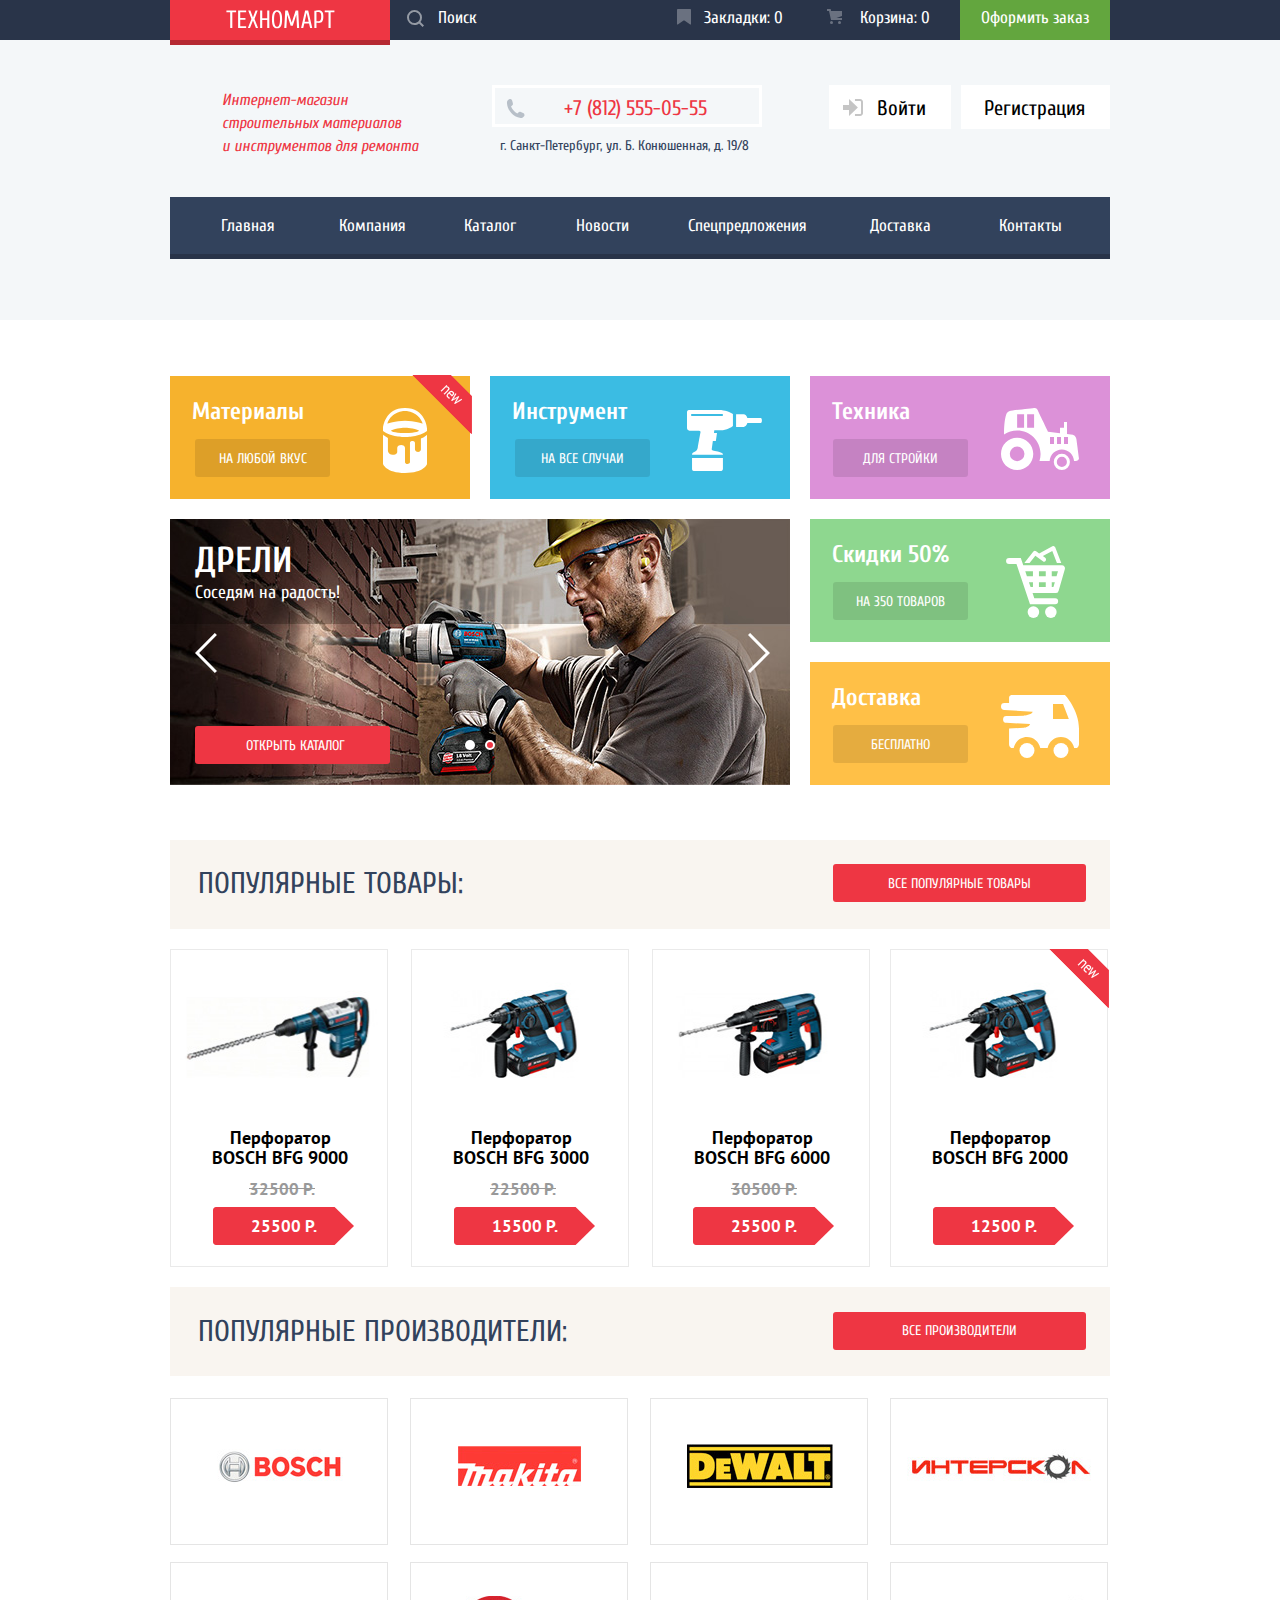
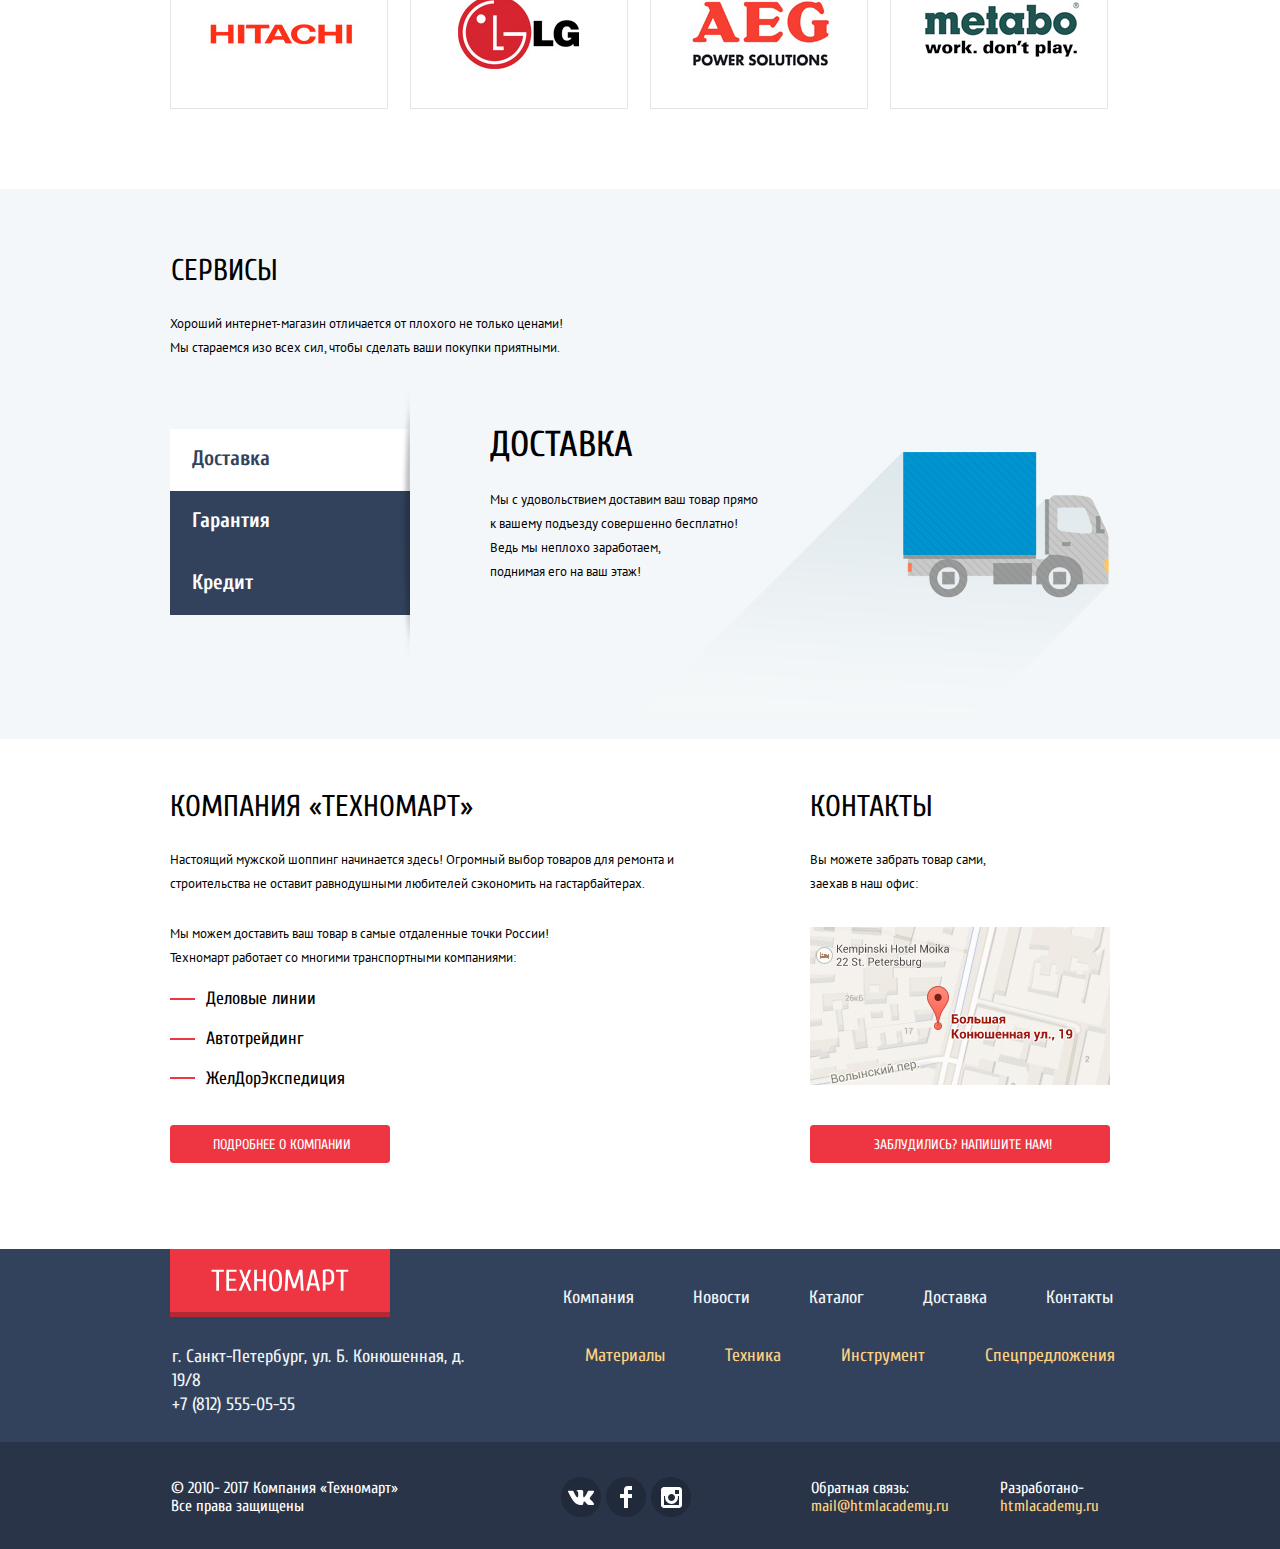
<file: index.html>
<!DOCTYPE html>
<html lang="ru">
  <head>
    <meta charset="utf-8">
    <title>HTML Academy: Техномарт</title>
    <link href="https://fonts.googleapis.com/css?family=Cuprum:400,400i,700%7CPT+Sans:400,400i,700&display=swap&subset=cyrillic" rel="stylesheet">
    <link  href="css/normalize.css" rel="stylesheet">
    <link  href="css/brief-css.css" rel="stylesheet">
  </head>
  <body class="index-page">
    <header class="main-header">
      <div class="header-top-wrapper">
        <div class="header-top container">
          <div class="logo">
            <a href="">
              <img src="img/logo-technomart.svg" alt="Логотип интернет-магазина &laquo;Техномарт&raquo;" width="109" height="19">
            </a>
          </div>
          <form class="search" action="#" method="post" autocomplete="off">
            <label class="visually-hidden" for="search">Поиск:</label>
            <input id="search" type="text" name="search" placeholder="Поиск">
          </form>
          <div class="order-registration">
            <a class="bookmarks" href="">Закладки: 0</a>
            <a class="basket" href="">Корзина: 0</a>
            <a class="order" href="">Оформить заказ</a>
          </div>
        </div>
      </div>
      <div class="header-middle container">
        <div class="technomart-definition">
        <p>
        Интернет-магазин строительных материалов<br> и инструментов для ремонта
        </p>
      </div>
      <div class="address">
          <a class="phone" href="+78125550555">+7 (812) 555-05-55</a>
          <p>г. Санкт-Петербург, ул. Б. Конюшенная, д. 19/8</p>
        </div>
        <div class="entrance">
          <a class="enter" href="">Войти</a>
          <a class="registration" href="">Регистрация</a>
        </div>
      </div>
      <div class="container">
        <nav>
          <ul class="header-navigation">
            <li><a class="current" href="index.html">Главная</a></li>
            <li><a href="">Компания</a></li>
            <li><a href="catalog.html">Каталог</a></li>
            <li><a href="">Новости</a></li>
            <li><a href="">Спецпредложения</a></li>
            <li><a href="">Доставка</a></li>
            <li><a href="">Контакты</a></li>
          </ul>
        </nav>
      </div>
    </header>
  <main>
    <h1 class="visually-hidden">Интернет-магазин &laquo;Техномарт&raquo;</h1>
    <section class="assortment container">
      <h2 class="visually-hidden">Ассортимент</h2>
      <ul class="goods-and-services">
        <li class="materials new">
          <h3>Материалы</h3>
          <a href="">На любой вкус</a>
        </li>
        <li class="instrument">
          <h3>Инструмент</h3>
          <a href="">На все случаи</a>
        </li>
        <li class="technics">
          <h3>Техника</h3>
          <a href="">Для стройки</a>
        </li>
        <li>
          <div class="drills modal-show">
            <h3>Дрели</h3>
            <span>Соседям на радость!</span>
            <a href="catalog.html">Открыть каталог</a>
          </div>
          <div class="perforators">
            <h3>Перфораторы</h3>
            <span>Настоящие мужские игрушки</span>
            <a href="catalog.html">Открыть каталог</a>
          </div>
          <button class="backward" type="button">
            <span class="visually-hidden">Назад</span>
          </button>
          <button class="forward" type="button">
            <span class="visually-hidden">Вперёд</span>
          </button>
        </li>
        <li>
          <ul class="amenities">
            <li class="discount">
              <h3>Скидки 50%</h3>
              <a href="">На 350 товаров</a>
            </li>
            <li class="delivery">
              <h3>Доставка</h3>
              <a href="">Бесплатно</a>
            </li>
          </ul>
        </li>
      </ul>
    </section>
    <section class="popular-goods container">
      <div class="popular-goods-subject">
        <h2>Популярные товары:</h2>
        <a class="all-popular-goods" href="">Все популярные товары</a>
      </div>
      <div class="popular-goods-list">
        <ul>
          <li class="hammer-drill-item">
            <div class="choice">
              <a class="buy" href="placeorder.html">Купить</a>
              <a class="bookmark" href="">В закладки</a>
            </div>
            <img class="hammer-drill-image" src="img/bosch-3.jpg" alt="Перфоратор BOSCH BFG 9000" width="216" height="170">
            <h3>Перфоратор BOSCH BFG 9000</h3>
            <div class="old-price">32500 Р.</div>
            <div class="new-price">25500 Р.</div>
          </li>
          <li class="hammer-drill-item">
            <div class="choice">
              <a class="buy" href="placeorder.html">Купить</a>
              <a class="bookmark" href="">В закладки</a>
            </div>
            <img class="hammer-drill-image" src="img/bosch-1.jpg" alt="Перфоратор BOSCH BFG 3000" width="216" height="170">
            <h3>Перфоратор BOSCH BFG 3000</h3>
            <div class="old-price">22500 Р.</div>
            <div class="new-price">15500 Р.</div>
          </li>
          <li class="hammer-drill-item">
            <div class="choice">
              <a class="buy" href="placeorder.html">Купить</a>
              <a class="bookmark" href="">В закладки</a>
            </div>
            <img class="hammer-drill-image" src="img/bosch-2.jpg" alt="Перфоратор BOSCH BFG 6000" width="216" height="170">
            <h3>Перфоратор BOSCH BFG 6000</h3>
            <div class="old-price">30500 Р.</div>
            <div class="new-price">25500 Р.</div>
          </li>
          <li class="hammer-drill-item one-price new">
            <div class="choice">
              <a class="buy" href="placeorder.html">Купить</a>
              <a class="bookmark" href="">В закладки</a>
            </div>
            <img class="hammer-drill-image" src="img/bosch-1.jpg" alt="Перфоратор BOSCH BFG 2000" width="216" height="170">
            <h3>Перфоратор BOSCH BFG 2000</h3>
            <div class="old-price">30500 Р.</div>
            <div class="new-price">12500 Р.</div>
          </li>
        </ul>
      </div>
    </section>
    <section class="popular-manufacturers container">
      <div class="popular-manufacturers-subject">
        <h2>Популярные производители:</h2>
        <a class="all-manufacturers" href="">Все производители</a>
      </div>
      <div class="popular-manufacturers-list">
        <ul>
          <li class="popular-manufacturers-item">
            <a class="bosch" href="">
              <img src="img/bosch.jpg" alt="Bosch" width="126" height="37">
            </a>
          </li>
          <li class="popular-manufacturers-item">
            <a class="makita" href="">
            <img src="img/makita.jpg" alt="Makita" width="123" height="40">
            </a>
          </li>
          <li class="popular-manufacturers-item">
            <a class="dewalt" href="">
              <img src="img/de-walt.jpg" alt="DeWalt" width="146" height="44">
            </a>
          </li>
          <li class="popular-manufacturers-item">
            <a class="interskol" href="">
              <img src="img/interskol.jpg" alt="Интерскол" width="200" height="88">
            </a>
          </li>
          <li class="popular-manufacturers-item">
            <a class="hitachi" href="">
              <img src="img/hitachi.jpg" alt="Hitachi" width="169" height="31">
            </a>
          </li>
          <li class="popular-manufacturers-item">
            <a class="lg" href="">
              <img src="img/lg.jpg" alt="LG" width="121" height="73">
            </a>
          </li>
          <li class="popular-manufacturers-item">
            <a class="aeg" href="">
              <img src="img/aeg.jpg" alt="AEG" width="151" height="96">
            </a>
          </li>
          <li class="popular-manufacturers-item">
            <a class="metabo" href="">
              <img src="img/metabo.jpg" alt="Metabo" width="204" height="69">
            </a>
          </li>
        </ul>
      </div>
    </section>
    <div class="services-wrapper">
      <section class="services container">
        <h2>Сервисы</h2>
        <p>Хороший интернет-магазин отличается от плохого не только ценами!<br>
          Мы стараемся изо всех сил, чтобы сделать ваши покупки приятными.
        </p>
        <div class="services-list-wrapper">
          <ul class="services-list">
            <li class="service-delivery service-focus" tabindex="1">Доставка</li>
            <li class="service-garanty" tabindex="1">Гарантия</li>
            <li class="service-credit" tabindex="1">Кредит</li>
          </ul>
          <ul>
            <li class="about-delivery modal-show">
              <h3>Доставка</h3>
              <p>Мы с удовольствием доставим ваш товар прямо<br>
                к вашему подъезду совершенно бесплатно!
                Ведь мы неплохо заработаем,<br>
                поднимая его на ваш этаж!</p>
            </li>
            <li class="about-garanty">
                <h3>Гарантия</h3>
                <p>Если купленный у нас товар поломается или заискрит,<br>
                а также в случае пожара, спровоцированного его возгоранием,
                вы всегда можете быть уверены в нашей гарантии. Мы обменяем
                сгоревший товар на новый.<br>
                Дом уж восстановите как-нибудь сами.</p>
            </li>
            <li class="about-credit">
              <h3>Кредит</h3>
              <p>Залезть в долговую яму стало проще!<br>
              Кредитные консультанты придут вам на помощь.</p>
              <a href="">Отправить заявку</a>
            </li>
          </ul>
        </div>
      </section>
    </div>
    <div class="index-columns container">
      <section class="about-company">
        <h2>Компания &laquo;Техномарт&raquo;</h2>
        <p>Настоящий мужской шоппинг начинается здесь! Огромный выбор товаров для ремонта и строительства не оставит равнодушными любителей сэкономить на гастарбайтерах.</p>
        <p>Мы можем доставить ваш товар в самые отдаленные точки России!<br>
          Техномарт работает со многими транспортными компаниями:</p>
        <ul class="transportation-list">
          <li>Деловые линии</li>
          <li>Автотрейдинг</li>
          <li>ЖелДорЭкспедиция</li>
        </ul>
        <a href="">Подробнее о компании</a>
      </section>
      <section class="contacts">
        <h2>Контакты</h2>
        <p>Вы можете забрать товар сами,<br>
          заехав в наш офис:</p>
        <a class="min-map" href=""><img src="img/map.jpg" alt="Карта" width="300" height="158"></a>
        <a class="write-to-us" href="writeus.html">Заблудились? Напишите нам!</a>
      </section>
    </div>
  </main>
  <footer class="main-footer">
    <div class="footer-top-wrapper">
      <div class="footer-top container">
        <div class="footer-top-left">
          <div class="logo-back">
            <a href="">
              <img src="img/logo-technomart.svg" alt="Логотип интернет-магазина &laquo;Техномарт&raquo;" width="138" height="23">
            </a>
          </div>
          <p>г. Санкт-Петербург, ул. Б. Конюшенная, д. 19/8<br>
          +7 (812) 555-05-55
          </p>
        </div>
        <nav class="footer-navigation">
          <ul class="footer-navigation-top">
            <li><a href="">Компания</a></li>
            <li><a href="">Новости</a></li>
            <li><a href="catalog.html">Каталог</a></li>
            <li><a href="">Доставка</a></li>
            <li><a href="">Контакты</a></li>
          </ul>
          <ul class="footer-navigation-bottom">
            <li><a href="">Материалы</a></li>
            <li><a href="">Техника</a></li>
            <li><a href="">Инструмент</a></li>
            <li><a href="">Спецпредложения</a></li>
          </ul>
        </nav>
      </div>
    </div>
    <div class="footer-bottom-wrapper">
      <div class="footer-bottom container">
        <p>&copy; 2010- 2017 Компания &laquo;Техномарт&raquo;<br>
        Все права защищены
        </p>
        <ul class="social-networks">
          <li>
            <a class="social-button" href="https://vk.com">
              <span class="visually-hidden">Вконтакте</span>
              <svg xmlns="http://www.w3.org/2000/svg" width="26" height="15" viewBox="0 0 26 15">
                  <path fill="#fff" d="M16.138 11.51c.956-.309 2.18 2.04 3.483 2.939.978.681 1.727.534 1.727.534l3.473-.05s1.815-.112.957-1.554c-.071-.12-.503-1.069-2.585-3.022-2.177-2.043-1.882-1.712.739-5.244 1.597-2.153 2.236-3.468 2.036-4.028-.192-.539-1.365-.399-1.365-.399L20.69.713c-.381.001-.704.119-.851.515-.003.004-.621 1.666-1.445 3.079-1.741 2.989-2.436 3.148-2.724 2.961-.661-.433-.494-1.737-.494-2.664 0-2.897.432-4.105-.846-4.417-.427-.104-.739-.172-1.828-.182-1.392-.021-2.574 0-3.244.329-.445.223-.786.712-.579.74.26.035.843.16 1.155.586.401.552.389 1.789.389 1.789s.229 3.411-.54 3.834c-.528.29-1.25-.302-2.803-3.016-.793-1.388-1.392-2.922-1.392-2.922s-.116-.285-.326-.441c-.25-.185-.6-.244-.6-.244L.848.684S.29.7.085.946c-.182.218-.015.668-.015.668s2.909 6.881 6.203 10.347c3.02 3.182 6.452 2.971 6.452 2.971h1.555s.469-.054.709-.312c.224-.24.214-.691.214-.691s-.031-2.109.935-2.419z"/>
              </svg>
            </a>
          </li>
          <li>
            <a class="social-button" href="https://facebook.com">
              <span class="visually-hidden">Фейсбук</span>
              <svg xmlns="http://www.w3.org/2000/svg" width="12" height="22" viewBox="0 0 12 22">
                  <path fill="#FFF" d="M12 4V0H8a4 4 0 0 0-4 4v4H0v4h4v10h4V12h4V8H8V4h4z"/>
              </svg>

            </a>
          </li>
          <li>
            <a class="social-button" href="https://instagram.com">
              <span class="visually-hidden">Инстаграм</span>
              <svg xmlns="http://www.w3.org/2000/svg" width="21" height="21" viewBox="0 0 21 21">
                  <path fill="#FFF" d="M18 0H3C1.35 0 0 1.35 0 3v15c0 1.65 1.35 3 3 3h15c1.65 0 3-1.35 3-3V3c0-1.65-1.35-3-3-3zm-7.5 7c1.93 0 3.5 1.57 3.5 3.5S12.43 14 10.5 14 7 12.43 7 10.5 8.57 7 10.5 7zM18 18H3V9h1.181A6.504 6.504 0 0 0 4 10.5a6.5 6.5 0 1 0 13 0 6.45 6.45 0 0 0-.181-1.5H18v9zm0-11h-4V3h4v4z"/>
              </svg>
            </a>
          </li>
        </ul>
        <p>Обратная связь:<br>
          <a class="feedback" href="mailto:mail@htmlacademy.ru">mail@htmlacademy.ru</a></p>
        <p>Разработано-<br>
          <a class="developed" href="https://htmlacademy.ru/intensive/htmlcss">htmlacademy.ru</a></p>
      </div>
    </div>
  </footer>
  <section class="modal form-back">
    <h2 class="visually-hidden">Письмо в Техномарт</h2>
    <form action="https://echo.htmlacademy.ru" method="post">
      <p class="appointment-item">
        <label for="name">Ваше имя:</label>
        <input id="name" type="text" name="firstname" placeholder="Имя Фамилия">
      </p>
      <p class="appointment-item">
        <label for="mail">Ваш e-mail:</label>
        <input id="mail" type="email" name="email" placeholder="email@example.com">
      </p>
      <p class="appointment-item">
        <label for="letter">Текст письма:</label>
        <textarea id="letter" name="text" rows="8" cols="80" placeholder="В свободной форме"></textarea>
      </p>
      <p class="form-back-submit">
        <button type="submit">Отправить</button>
      </p>
    </form>
    <button class="modal-close" type="button">
      <span class="visually-hidden">Закрыть</span>
    </button>
  </section>
  <section class="modal map">
    <h2 class="visually-hidden">Как до нас добраться</h2>
    <iframe src="https://www.google.com/maps/embed?pb=!1m18!1m12!1m3!1d1998.5989424123638!2d30.320894615618414!3d59.93879686904849!2m3!1f0!2f0!3f0!3m2!1i1024!2i768!4f13.1!3m3!1m2!1s0x4696310fca5ba729%3A0xea9c53d4493c879f!2z0JHQvtC70YzRiNCw0Y8g0JrQvtC90Y7RiNC10L3QvdCw0Y8g0YPQuy4sIDE5LCDQodCw0L3QutGCLdCf0LXRgtC10YDQsdGD0YDQsywgMTkxMTg2!5e0!3m2!1sru!2sru!4v1571913081358!5m2!1sru!2sru" width="940" height="446" style="border:0;" allowfullscreen=""></iframe>
    <button class="modal-close" type="button">
      <span class="visually-hidden">Закрыть</span>
    </button>
  </section>
  <section class="modal modal-back">
    <h2>Товар добавлен в корзину!</h2>
    <button class="modal-close" type="button">
      <span class="visually-hidden">Закрыть</span>
    </button>
    <div class="modal-back-bottom">
      <a class="make-order" href="#">Оформить заказ</a>
      <button class="white-button" type="button">Продолжить покупки</button>
    </div>
  </section>
  <script src="js/brief-script.js"></script>
</body>
</html>
</file>
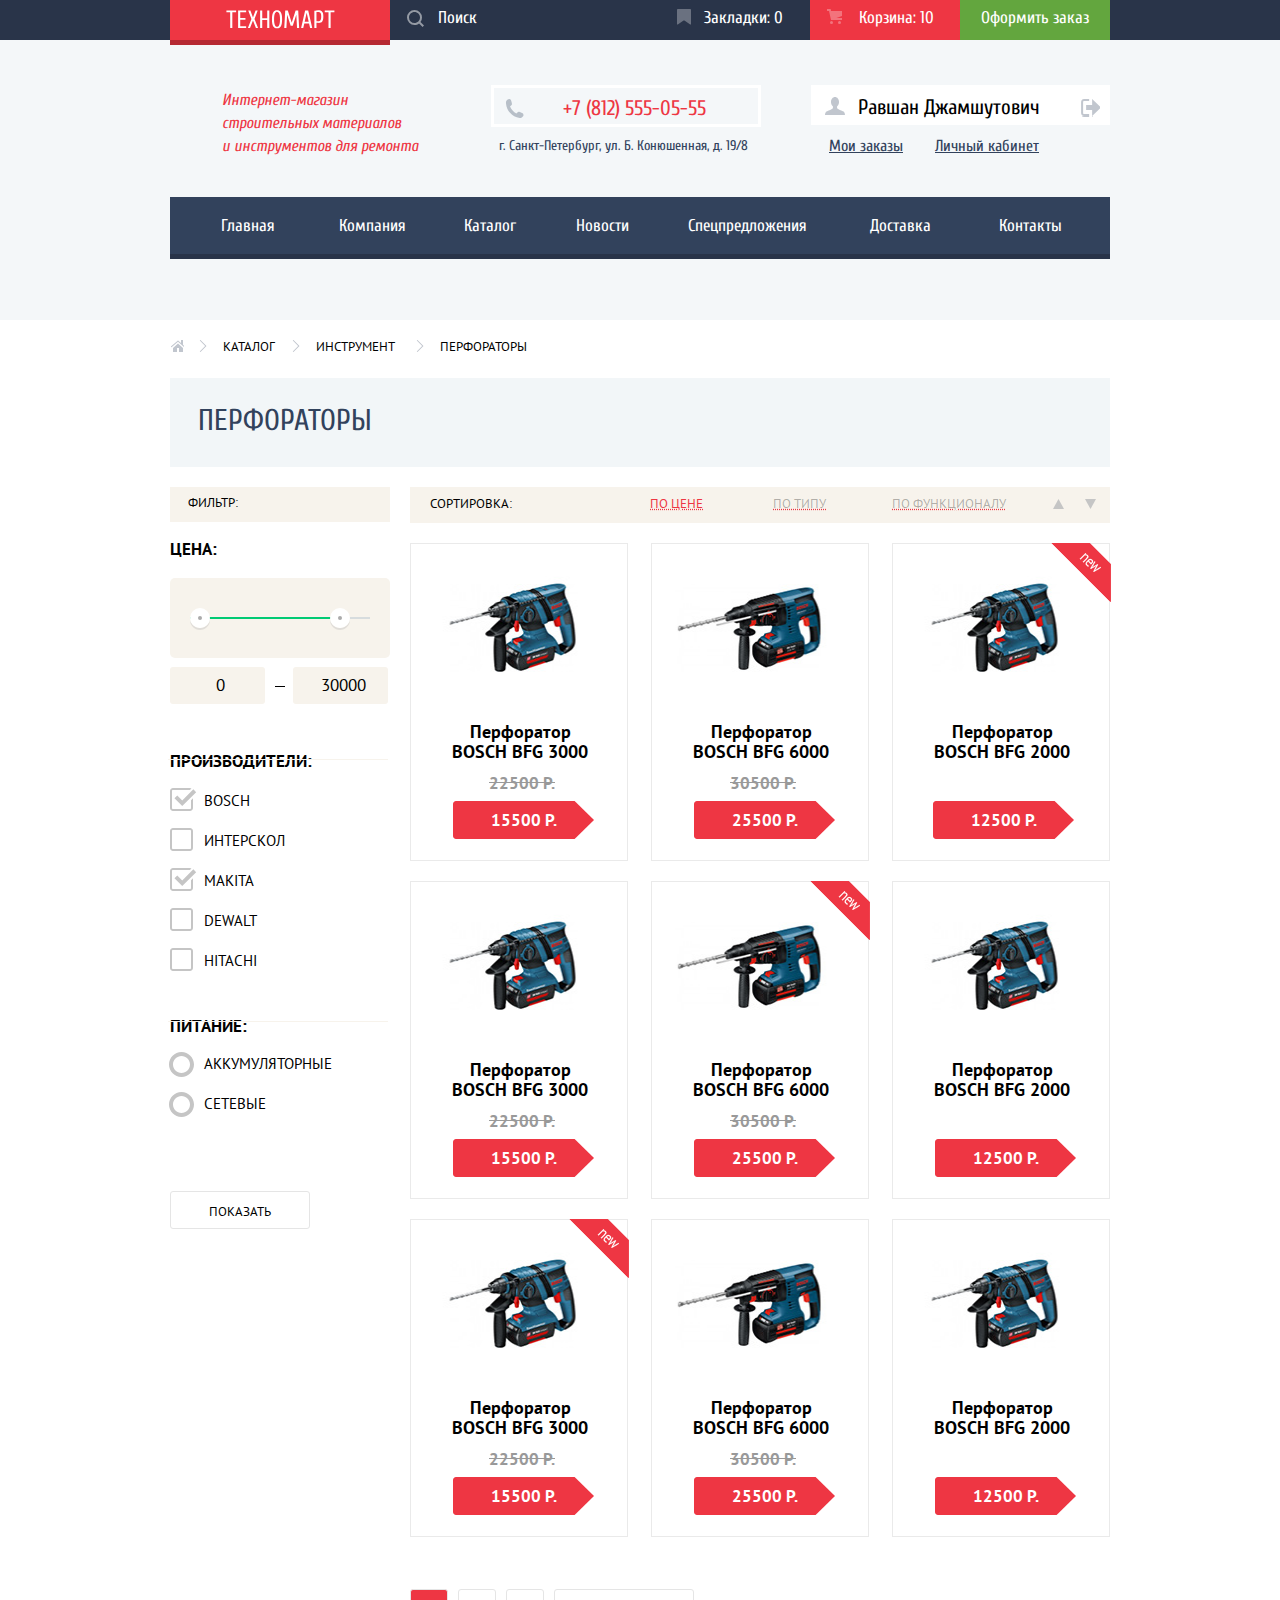
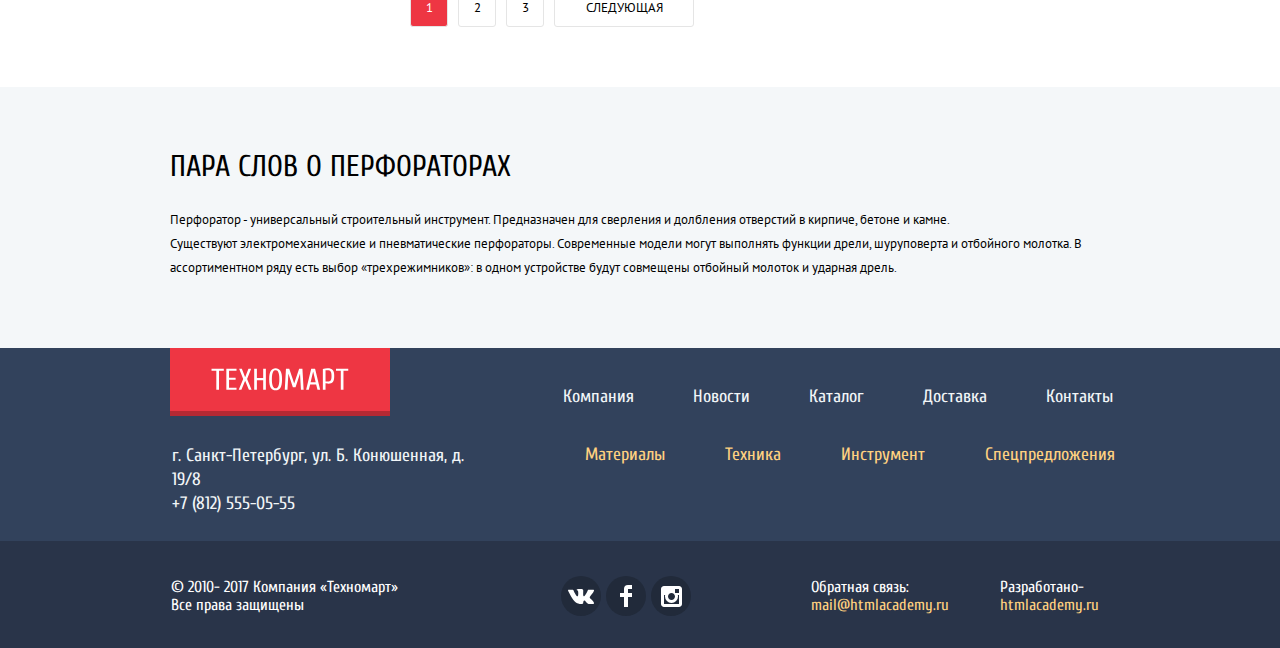
<file: catalog.html>
<!DOCTYPE html>
<html lang="ru">
  <head>
    <meta charset="utf-8">
    <title>HTML Academy: Техномарт</title>
    <link href="https://fonts.googleapis.com/css?family=Cuprum:400,400i,700%7CPT+Sans:400,400i,700&display=swap&subset=cyrillic" rel="stylesheet">
    <link  href="css/normalize.css" rel="stylesheet">
    <link  href="css/brief-css.css" rel="stylesheet">
  </head>
  <body class="catalog-page">
    <header class="main-header">
      <div class="header-top-wrapper">
        <div class="header-top container">
          <div class="logo">
            <a href="index.html">
              <img src="img/logo-technomart.svg" alt="Логотип интернет-магазина &laquo;Техномарт&raquo;" width="109" height="19">
            </a>
          </div>
          <form class="search" action="#" method="post" autocomplete="off">
            <label class="visually-hidden" for="search">Поиск:</label>
            <input id="search" type="text" name="search" placeholder="Поиск">
          </form>
          <div class="order-registration">
            <a class="bookmarks" href="">Закладки: 0</a>
            <a class="basket-full" href="">Корзина: 10</a>
            <a class="order" href="">Оформить заказ</a>
          </div>
        </div>
      </div>
      <div class="header-middle container">
        <div class="technomart-definition">
        <p>
        Интернет-магазин строительных материалов<br> и инструментов для ремонта
        </p>
      </div>
      <div class="address">
          <a class="phone" href="">+7 (812) 555-05-55</a>
          <p>г. Санкт-Петербург, ул. Б. Конюшенная, д. 19/8</p>
        </div>
        <div class="personal">
          <ul>
            <li><a class="name" href="">Равшан Джамшутович</a></li>
            <li>
              <a class="exit" href="">
              <span class="visually-hidden">Выход</span>
              </a>
            </li>
          </ul>
          <ul>
            <li><a class="my-orders" href="">Мои заказы</a></li>
            <li><a class="personal-account" href="">Личный кабинет</a></li>
          </ul>
        </div>
      </div>
      <div class="container">
        <nav>
          <ul class="header-navigation">
            <li><a class="current" href="index.html">Главная</a></li>
            <li><a href="">Компания</a></li>
            <li><a href="catalog.html">Каталог</a></li>
            <li><a href="">Новости</a></li>
            <li><a href="">Спецпредложения</a></li>
            <li><a href="">Доставка</a></li>
            <li><a href="">Контакты</a></li>
          </ul>
        </nav>
      </div>
    </header>
    <main>
      <div class="container">
        <ul class="breadcrumbs">
          <li><a class="home" href="index.html">
            <span class="visually-hidden">Каталог</span>
          </a></li>
          <li><a href="catalog.html">Каталог</a></li>
          <li><a href="">Инструмент</a></li>
          <li><a class="current" href="">Перфораторы</a></li>
        </ul>
        <h1 class="hammer-drills">Перфораторы</h1>
        <section class="product-selection">
            <h2 class="visually-hidden">Выбор товара</h2>
            <section class="filters">
              <h3>Фильтр:</h3>
              <form class="filter" action="#" method="get">
                <fieldset class="filter-item">
                  <legend>Цена:</legend>
                  <div class="range-filter">
                    <div class="range-controls">
                      <div class="scale">
                        <div class="bar"></div>
                      </div>
                      <div class="toggle toggle-min"></div>
                      <div class="toggle toggle-max"></div>
                    </div>
                    <div class="price-controls">
                      <label class="min-price">
                        <input name="min-price" type="text" value="0">
                      </label>
                      <label class="max-price">
                        <input name="max-price" type="text" value="30000">
                      </label>
                    </div>
                  </div>
                </fieldset>
                <fieldset class="manufacturers">
                  <legend>Производители:</legend>
                  <ul>
                    <li>
                      <label>
                        <input class="check-input" type="checkbox" name="Bosch" checked>
                        <span class="check-box"></span>
                        BOSCH
                      </label>
                    </li>
                    <li>
                      <label>
                        <input class="check-input" type="checkbox" name="interskol">
                        <span class="check-box"></span>
                        ИНТЕРСКОЛ
                      </label>
                    </li>
                    <li>
                      <label>
                        <input class="check-input" type="checkbox" name="Makita" checked>
                        <span class="check-box"></span>
                        MAKITA
                      </label>
                    </li>
                    <li>
                      <label>
                        <input class="check-input" type="checkbox" name="DeWalt">
                        <span class="check-box"></span>
                        DEWALT
                      </label>
                    </li>
                    <li>
                      <label>
                        <input  class="check-input" type="checkbox" name="Hita
                        chi">
                        <span class="check-box"></span>
                        HITACHI
                      </label>
                    </li>
                  </ul>
                </fieldset>
                <fieldset class="power-supply">
                  <legend>Питание:</legend>
                  <ul>
                    <li>
                      <label>
                        <input class="radio-input" type="radio" name="supply" value="rechargeable">
                        <span class="check-box"></span>
                        Аккумуляторные
                      </label>
                    </li>
                    <li>
                      <label>
                        <input class="radio-input" type="radio" name="supply" value="wireline">
                        <span class="check-box"></span>
                        Сетевые
                      </label>
                    </li>
                  </ul>
                </fieldset>
                <button class="filter-button" type="submit">Показать</button>
              </form>
            </section>
            <section class="catalog-hammer-drill">
              <h2 class="visually-hidden">Каталог перфораторов</h2>
              <section class="sort">
                <h3>Сортировка:</h3>
                <ul class="sort-list">
                  <li>
                    <a class="current" href="">По цене</a>
                  </li>
                  <li>
                    <a href="">По типу</a>
                  </li>
                  <li>
                    <a href="">По функционалу</a>
                  </li>
                  <li>
                    <a class="up-dir" href="">
                      <span class="visually-hidden">Вверх</span>
                    </a>
                  </li>
                  <li>
                    <a class="down-dir" href="">
                      <span class="visually-hidden">Вниз</span>
                    </a>
                  </li>
                </ul>
              </section>
              <ul class="hammer-drill-list">
                <li class="hammer-drill-item">
                  <div class="choice">
                    <a class="buy" href="placeorder.html">Купить</a>
                    <a class="bookmark" href="">В закладки</a>
                  </div>
                  <img class="hammer-drill-image" src="img/bosch-1.jpg" alt="Перфоратор BOSCH BFG 3000" width="216" height="170">
                  <h3>Перфоратор BOSCH BFG 3000</h3>
                  <div class="old-price">22500 Р.</div>
                  <div class="new-price">15500 Р.</div>
                </li>
                <li class="hammer-drill-item">
                  <div class="choice">
                    <a class="buy" href="placeorder.html">Купить</a>
                    <a class="bookmark" href="">В закладки</a>
                  </div>
                  <img class="hammer-drill-image" src="img/bosch-2.jpg" alt="Перфоратор BOSCH BFG 6000" width="216" height="170">
                  <h3>Перфоратор BOSCH BFG 6000</h3>
                  <div class="old-price">30500 Р.</div>
                  <div class="new-price">25500 Р.</div>
                </li>
                <li class="hammer-drill-item one-price new">
                  <div class="choice">
                    <a class="buy" href="placeorder.html">Купить</a>
                    <a class="bookmark" href="">В закладки</a>
                  </div>
                  <img class="hammer-drill-image" src="img/bosch-1.jpg" alt="Перфоратор BOSCH BFG 2000" width="216" height="170">
                  <h3>Перфоратор BOSCH BFG 2000</h3>
                  <div class="new-price">12500 Р.</div>
                </li>
                <li class="hammer-drill-item">
                  <div class="choice">
                    <a class="buy" href="placeorder.html">Купить</a>
                    <a class="bookmark" href="">В закладки</a>
                  </div>
                  <img class="hammer-drill-image" src="img/bosch-1.jpg" alt="Перфоратор BOSCH BFG 3000" width="216" height="170">
                  <h3>Перфоратор BOSCH BFG 3000</h3>
                  <div class="old-price">22500 Р.</div>
                  <div class="new-price">15500 Р.</div>
                </li>
                <li class="hammer-drill-item new">
                  <div class="choice">
                    <a class="buy" href="placeorder.html">Купить</a>
                    <a class="bookmark" href="">В закладки</a>
                  </div>
                  <img class="hammer-drill-image" src="img/bosch-2.jpg" alt="Перфоратор BOSCH BFG 6000" width="216" height="170">
                  <h3>Перфоратор BOSCH BFG 6000</h3>
                  <div class="old-price">30500 Р.</div>
                  <div class="new-price">25500 Р.</div>
                </li>
                <li class="hammer-drill-item one-price">
                  <div class="choice">
                    <a class="buy" href="placeorder.html">Купить</a>
                    <a class="bookmark" href="">В закладки</a>
                  </div>
                  <img class="hammer-drill-image" src="img/bosch-1.jpg" alt="Перфоратор BOSCH BFG 2000" width="216" height="170">
                  <h3>Перфоратор BOSCH BFG 2000</h3>
                  <div class="new-price">12500 Р.</div>
                </li>
                <li class="hammer-drill-item new">
                  <div class="choice">
                    <a class="buy" href="placeorder.html">Купить</a>
                    <a class="bookmark" href="">В закладки</a>
                  </div>
                  <img class="hammer-drill-image" src="img/bosch-1.jpg" alt="Перфоратор BOSCH BFG 3000" width="216" height="170">
                  <h3>Перфоратор BOSCH BFG 3000</h3>
                  <div class="old-price">22500 Р.</div>
                  <div class="new-price">15500 Р.</div>
                </li>
                <li class="hammer-drill-item">
                  <div class="choice">
                    <a class="buy" href="placeorder.html">Купить</a>
                    <a class="bookmark" href="">В закладки</a>
                  </div>
                  <img class="hammer-drill-image" src="img/bosch-2.jpg" alt="Перфоратор BOSCH BFG 6000" width="216" height="170">
                  <h3>Перфоратор BOSCH BFG 6000</h3>
                  <div class="old-price">30500 Р.</div>
                  <div class="new-price">25500 Р.</div>
                </li>
                <li class="hammer-drill-item one-price">
                  <div class="choice">
                    <a class="buy" href="placeorder.html">Купить</a>
                    <a class="bookmark" href="">В закладки</a>
                  </div>
                  <img class="hammer-drill-image" src="img/bosch-1.jpg" alt="Перфоратор BOSCH BFG 2000" width="216" height="170">
                  <h3>Перфоратор BOSCH BFG 2000</h3>
                  <div class="new-price">12500 Р.</div>
                </li>
              </ul>
              <div class="pagination">
                <ul class="pagination-list">
                  <li><a class="current">1</a></li>
                  <li><a href="">2</a></li>
                  <li><a href="">3</a></li>
                  <li><a class="next" href="">Следующая</a></li>
                </ul>
              </div>
            </section>
          </section>
        </div>
        <div class="about-hammer-drill-wrapper">
          <section class="about-hammer-drill container">
            <h2>Пара слов о перфораторах</h2>
            <p>Перфоратор - универсальный строительный инструмент. Предназначен для сверления и долбления отверстий в кирпиче, бетоне и камне.<br>
            Существуют электромеханические и пневматические перфораторы. Современные модели могут выполнять функции дрели, шуруповерта и отбойного молотка. В ассортиментном ряду есть выбор &laquo;трехрежимников&raquo;: в одном устройстве будут совмещены отбойный молоток и ударная дрель.</p>
          </section>
        </div>
      </main>
      <footer class="main-footer">
        <div class="footer-top-wrapper">
          <div class="footer-top container">
            <div class="footer-top-left">
              <div class="logo-back">
                <a href="">
                  <img src="img/logo-technomart.svg" alt="Логотип интернет-магазина &laquo;Техномарт&raquo;" width="138" height="23">
                </a>
              </div>
              <p>г. Санкт-Петербург, ул. Б. Конюшенная, д. 19/8<br>
              +7 (812) 555-05-55
              </p>
            </div>
            <nav class="footer-navigation">
              <ul class="footer-navigation-top">
                <li><a href="">Компания</a></li>
                <li><a href="">Новости</a></li>
                <li><a href="catalog.html">Каталог</a></li>
                <li><a href="">Доставка</a></li>
                <li><a href="">Контакты</a></li>
              </ul>
              <ul class="footer-navigation-bottom">
                <li><a href="">Материалы</a></li>
                <li><a href="">Техника</a></li>
                <li><a href="">Инструмент</a></li>
                <li><a href="">Спецпредложения</a></li>
              </ul>
            </nav>
          </div>
        </div>
        <div class="footer-bottom-wrapper">
          <div class="footer-bottom container">
            <p>&copy; 2010- 2017 Компания &laquo;Техномарт&raquo;<br>
            Все права защищены
            </p>
            <ul class="social-networks">
              <li>
                <a class="social-button" href="https://vk.com">
                  <span class="visually-hidden">Вконтакте</span>
                  <svg xmlns="http://www.w3.org/2000/svg" width="26" height="15" viewBox="0 0 26 15">
                      <path fill="#fff" d="M16.138 11.51c.956-.309 2.18 2.04 3.483 2.939.978.681 1.727.534 1.727.534l3.473-.05s1.815-.112.957-1.554c-.071-.12-.503-1.069-2.585-3.022-2.177-2.043-1.882-1.712.739-5.244 1.597-2.153 2.236-3.468 2.036-4.028-.192-.539-1.365-.399-1.365-.399L20.69.713c-.381.001-.704.119-.851.515-.003.004-.621 1.666-1.445 3.079-1.741 2.989-2.436 3.148-2.724 2.961-.661-.433-.494-1.737-.494-2.664 0-2.897.432-4.105-.846-4.417-.427-.104-.739-.172-1.828-.182-1.392-.021-2.574 0-3.244.329-.445.223-.786.712-.579.74.26.035.843.16 1.155.586.401.552.389 1.789.389 1.789s.229 3.411-.54 3.834c-.528.29-1.25-.302-2.803-3.016-.793-1.388-1.392-2.922-1.392-2.922s-.116-.285-.326-.441c-.25-.185-.6-.244-.6-.244L.848.684S.29.7.085.946c-.182.218-.015.668-.015.668s2.909 6.881 6.203 10.347c3.02 3.182 6.452 2.971 6.452 2.971h1.555s.469-.054.709-.312c.224-.24.214-.691.214-.691s-.031-2.109.935-2.419z"/>
                  </svg>
                </a>
              </li>
              <li>
                <a class="social-button" href="https://facebook.com">
                  <span class="visually-hidden">Фейсбук</span>
                  <svg xmlns="http://www.w3.org/2000/svg" width="12" height="22" viewBox="0 0 12 22">
                      <path fill="#FFF" d="M12 4V0H8a4 4 0 0 0-4 4v4H0v4h4v10h4V12h4V8H8V4h4z"/>
                  </svg>

                </a>
              </li>
              <li>
                <a class="social-button" href="https://instagram.com">
                  <span class="visually-hidden">Инстаграм</span>
                  <svg xmlns="http://www.w3.org/2000/svg" width="21" height="21" viewBox="0 0 21 21">
                      <path fill="#FFF" d="M18 0H3C1.35 0 0 1.35 0 3v15c0 1.65 1.35 3 3 3h15c1.65 0 3-1.35 3-3V3c0-1.65-1.35-3-3-3zm-7.5 7c1.93 0 3.5 1.57 3.5 3.5S12.43 14 10.5 14 7 12.43 7 10.5 8.57 7 10.5 7zM18 18H3V9h1.181A6.504 6.504 0 0 0 4 10.5a6.5 6.5 0 1 0 13 0 6.45 6.45 0 0 0-.181-1.5H18v9zm0-11h-4V3h4v4z"/>
                  </svg>
                </a>
              </li>
            </ul>
            <p>Обратная связь:<br>
              <a class="feedback" href="mailto:mail@htmlacademy.ru">mail@htmlacademy.ru</a></p>
            <p>Разработано-<br>
              <a class="developed" href="https://htmlacademy.ru/intensive/htmlcss">htmlacademy.ru</a></p>
          </div>
        </div>
      </footer>
      <section class="modal modal-back">
        <h2>Товар добавлен в корзину!</h2>
        <button class="modal-close" type="button">
          <span class="visually-hidden">Закрыть</span>
        </button>
        <div class="modal-back-bottom">
          <a class="make-order" href="#">Оформить заказ</a>
          <button class="white-button" type="button">Продолжить покупки</button>
        </div>
      </section>
      <script src="js/brief-script.js"></script>
    </body>
    </html>
</file>
<file: css/brief-css.css>
html{-webkit-box-sizing:border-box;box-sizing:border-box}*,*::before,*::after{-webkit-box-sizing:inherit;box-sizing:inherit}body{margin:0;padding:0;font-family:'Cuprum',Arial,sans-serif;font-size:17px;line-height:18px;font-weight:400;color:#000;background-color:#fff}a{text-decoration:none}.main-header{background-color:#f4f7f9}.header-top{background-color:#293449}.header-top a,.header-top label{font-size:17px;line-height:18px;color:#fff}.header-top input{background-color:#293449;border:0}.header-top a:hover,.header-top input:hover,.header-top label:hover{background-color:#212a3a}.header-top a[class="order"]:hover{background-color:#5fbb2d}.header-top a:active{color:rgba(255,255,255,0.5);background-color:#161d29}.header-top a[class="order"]:active{background-color:#518534}.header-top input:focus,.header-top label:focus{color:#000;background-color:#fff}.logo a{position:relative;display:block;width:220px;height:40px;padding-top:10px;text-align:center;background-color:#ee3643}.logo a::after{content:"";position:absolute;bottom:-5px;left:0;width:220px;height:5px;background-color:#b52933}.logo a:hover{background-color:#ca2c37}.logo a:active{background-color:#ba2732}.header-top .order{background-color:#63a63e}.technomart-definition{vertical-align:middle;font-size:16px;line-height:23px;font-style:italic;color:#ee3643}.address a{display:block;min-height:15px;padding-top:10px;padding-bottom:5px;padding-left:17px;font-size:21px;line-height:21px;color:#ee3643;border:solid 3px #fff}.address p{margin:0;margin-top:7px;margin-left:8px;font-size:14px;line-height:24px;color:#32425c}a.enter{font-size:21px;line-height:21px;color:#000;text-align:left;background-color:#fff}a.registration{font-size:21px;line-height:21px;color:#000;text-align:left;background-color:#fff}a.enter:hover,a.registration:hover{color:#ee3643}a.enter:active,a.registration:active{color:rgba(0,0,0,0.3)}.header-navigation{display:-webkit-box;display:-ms-flexbox;display:flex;flex-wrap:wrap;padding:0;margin:0;margin-top:23px;list-style:none;-webkit-box-shadow:inset 0 -5px 0 0 #293449;box-shadow:inset 0 -5px 0 0 #293449;background-color:#32425c}.header-navigation li{text-align:center}.header-navigation li:nth-child(1){width:155px}.header-navigation li:nth-child(2){width:95px}.header-navigation li:nth-child(3){width:140px}.header-navigation li:nth-child(4){width:85px}.header-navigation li:nth-child(5){width:205px}.header-navigation li:nth-child(6){width:100px}.header-navigation li:nth-child(7){width:160px}.header-navigation a{display:block;padding-top:20px;padding-bottom:25px;font-size:17px;line-height:17px;color:#fff}.header-navigation a:hover{background-color:#1d2739}.header-navigation a:active{color:rgba(255,255,255,0.5);background-color:#1d2739}.assortment ul,.popular-goods ul,.popular-manufacturers ul,.services ul,.footer-navigation ul,.footer-bottom ul,.personal ul,.breadcrumbs,.product-selection ul,.sort ul,.catalog-hammer-drill ul,.pagination ul{list-style:none}.materials,.instrument,.technics,.discount,.delivery{position:relative;width:300px;min-height:123px}.materials{background-color:#f6b22d}.materials h3{font-size:24px;line-height:30px;color:#fff;font-weight:700}.instrument{background-color:#3bbce3}.instrument h3{font-size:24px;line-height:30px;color:#fff;font-weight:700}.technics{background-color:#dc91d8}.technics h3{font-size:24px;line-height:30px;color:#fff;font-weight:700}.discount{background-color:#8ed78f}.discount h3{font-size:24px;line-height:30px;color:#fff;font-weight:700}.delivery{background-color:#ffc047}.delivery h3{font-size:24px;line-height:30px;color:#fff;font-weight:700}.drills{position:relative;display:none;width:620px;height:266px;padding:0;padding-left:25px;padding-top:24px;background-image:url("../img/slider-image.jpg")}.drills::before{content:"";position:absolute;bottom:35px;left:295px;width:10px;height:10px;background-color:#fff;border-radius:50%}.drills::after{content:"";position:absolute;bottom:35px;left:315px;width:10px;height:10px;background-color:#ee3643;border:2px solid #fff;border-radius:50%}.perforators{display:none;width:620px;height:266px;padding:0;padding-top:24px;padding-left:24px;background-image:url("../img/slide-image.jpg")}.perforators::before{content:"";position:absolute;bottom:35px;left:295px;width:10px;height:10px;background-color:#ee3643;border:2px solid #fff;border-radius:50%}.perforators::after{content:"";position:absolute;bottom:35px;left:315px;width:10px;height:10px;background-color:#fff;border-radius:50%}.drills h3,.perforators h3{margin:0;font-size:36px;line-height:36px;color:#fff;font-weight:700;text-transform:uppercase}.drills span,.perforators span{display:block;margin-top:2px;font-size:18px;line-height:24px;color:#fff}.drills a,.perforators a{display:block;width:195px;min-height:38px;padding-top:11px;padding-left:5px;margin-top:121px;margin-left:0;font-size:14px;line-height:18px;text-transform:uppercase;color:#fff;text-align:center;background-color:#ee3643;border-radius:3px}.drills a:hover,.perforators a:hover{background-color:#ca2c37}.drills a:active,.perforators a:active{background-color:#ba2732}.backward{position:absolute;top:114px;left:25px;width:22px;height:40px;background-image:url("../img/icon-left.svg");background-color:transparent;border:0;outline:0}.forward{position:absolute;top:114px;right:20px;width:22px;height:40px;background-image:url("../img/icon-right.svg");background-color:transparent;border:0;outline:0}.materials a{font-size:14px;line-height:18px;text-transform:uppercase;color:#fff;background-color:rgba(0,0,0,0.1)}.materials a:hover{background-color:rgba(0,0,0,0.2)}.materials a:active{background-color:rgba(0,0,0,0.3)}.instrument a{font-size:14px;line-height:18px;text-transform:uppercase;color:#fff;background-color:rgba(0,0,0,0.1)}.instrument a:hover{background-color:rgba(0,0,0,0.2)}.instrument a:active{background-color:rgba(0,0,0,0.3)}.technics a{font-size:14px;line-height:18px;text-transform:uppercase;color:#fff;background-color:rgba(0,0,0,0.1)}.technics a:hover{background-color:rgba(0,0,0,0.2)}.technics a:active{background-color:rgba(0,0,0,0.3)}.discount a{font-size:14px;line-height:18px;text-transform:uppercase;color:#fff;background-color:rgba(0,0,0,0.1)}.discount a:hover{background-color:rgba(0,0,0,0.2)}.discount a:active{background-color:rgba(0,0,0,0.3)}.delivery a{font-size:14px;line-height:18px;text-transform:uppercase;color:#fff;background-color:rgba(0,0,0,0.1)}.delivery a:hover{background-color:rgba(0,0,0,0.2)}.delivery a:active{background-color:rgba(0,0,0,0.3)}.goods-and-services{display:-webkit-box;display:-ms-flexbox;display:flex;-ms-flex-wrap:wrap;flex-wrap:wrap;padding:0}.goods-and-services li{margin-right:20px;margin-bottom:20px;padding-left:22px;padding-top:21px}.amenities{display:-webkit-box;display:-ms-flexbox;display:flex;-ms-flex-wrap:wrap;flex-wrap:wrap;width:300px;padding:0}.amenities li{margin:0}.amenities li:first-child{margin-bottom:20px}.goods-and-services li:nth-child(3),.goods-and-services li:nth-child(5){margin-right:0}.goods-and-services li:nth-child(n+4){position:relative;margin-bottom:0;padding:0}.assortment.container{margin-top:56px;margin-bottom:53px}.materials h3,.instrument h3,.technics h3,.discount h3,.delivery h3{margin:0}.materials a,.instrument a,.technics a,.discount a,.delivery a{display:block;width:135px;min-height:38px;margin-left:1px;margin-top:12px;text-align:center;padding-top:11px;border-radius:3px}.materials a,.instrument a{margin-left:3px}.materials::after{content:"";position:absolute;top:32px;right:43px;width:44px;height:65px;background-image:url("../img/icon-1.svg")}.instrument::after{content:"";position:absolute;top:34px;right:28px;width:75px;height:61px;background-image:url("../img/icon-2.svg")}.technics::after{content:"";position:absolute;top:32px;right:31px;width:78px;height:62px;background-image:url("../img/icon-3.svg")}.discount::after{content:"";position:absolute;top:27px;right:45px;width:59px;height:72px;background-image:url("../img/icon-4.svg")}.delivery::after{content:"";position:absolute;top:33px;right:31px;width:78px;height:63px;background-image:url("../img/icon-5.svg")}.popular-goods-subject{margin-top:55px;min-height:89px;background-color:#f9f5f0}.popular-goods h2{margin-top:5px;font-size:30px;font-weight:300;line-height:30px;text-transform:uppercase;color:#32425c}.all-popular-goods{width:253px;min-height:38px;padding-top:11px;font-size:14px;line-height:18px;text-transform:uppercase;color:#fff;text-align:center;background-color:#ee3643;border-radius:3px}.all-popular-goods:hover{background-color:#ca2c37}.all-popular-goods:active{background-color:#ba2732}.popular-manufacturers-subject{display:-webkit-box;display:-ms-flexbox;display:flex;-webkit-box-pack:justify;-ms-flex-pack:justify;justify-content:space-between;-webkit-box-align:start;-ms-flex-align:start;align-items:flex-start;padding-top:25px;padding-left:28px;padding-right:24px;min-height:89px;background-color:#f9f5f0}.popular-manufacturers-subject h2{margin:0;margin-top:5px;font-size:30px;font-weight:300;line-height:30px;text-transform:uppercase;color:#32425c}.popular-manufacturers-subject a{padding-top:10px;text-align:center;border-radius:3px}a.all-manufacturers{width:253px;min-height:38px;font-size:14px;line-height:18px;text-transform:uppercase;color:#fff;background-color:#ee3643}a.all-manufacturers:hover{background-color:#ca2c37}a.all-manufacturers:active{background-color:#ba2732}.services h2,.services h3{margin:0;margin-left:1px;font-size:30px;font-weight:300;line-height:30px;color:#000;text-transform:uppercase}.services p{margin:0;margin-top:26px;font-family:"PT Sans",Arial,sans-serif;font-size:13px;font-weight:500;line-height:24px;color:#000}.about-delivery p{width:275px}.about-garanty p{width:375px}.service-delivery,.service-garanty,.service-credit{font-size:21px;line-height:30px;font-weight:700;color:#fff;background-color:#32425c}.service-delivery:hover,.service-garanty:hover,.service-credit:hover{background-color:#293449;outline:0}.service-delivery:focus,.service-garanty:focus,.service-credit:focus{color:#32425c;background-color:#fff;outline:0}.service-focus{color:#32425c;background-color:#fff;outline:0}.about-company{width:519px}.about-company h2{margin:0;font-size:30px;font-weight:300;line-height:30px;color:#000;text-transform:uppercase}.about-company p{margin:0;margin-top:26px;font-family:"PT Sans",Arial,sans-serif;font-size:13px;font-weight:normal;line-height:24px;color:#000}.about-company a{display:block;width:220px;padding-top:10px;padding-left:40px;padding-right:37px;padding-bottom:8px;margin-top:36px;font-size:14px;line-height:18px;color:#fff;text-transform:uppercase;text-align:center;background-color:#ee3643;border:1px solid #ee3643;border-radius:3px}.about-company a:hover{background-color:#ca2c37}.about-company a:active{background-color:#ba2732}.transportation-list{list-style:none;margin:0;margin-top:19px;padding:0;padding-left:36px}.transportation-list li{position:relative;font-size:18px;line-height:20px;color:#000}.transportation-list li:not(:first-child){padding-top:20px}.transportation-list li:nth-child(1)::before{content:"";position:absolute;left:-36px;top:9px;width:25px;height:2px;background-color:#ee3643}.transportation-list li:nth-child(2)::before{content:"";position:absolute;left:-36px;top:29px;width:25px;height:2px;background-color:#ee3643}.transportation-list li:nth-child(3)::before{content:"";position:absolute;left:-36px;top:28px;width:25px;height:2px;background-color:#ee3643}.contacts h2{margin:0;font-size:30px;font-weight:300;line-height:30px;color:#000;text-transform:uppercase}.contacts p{margin:0;margin-top:26px;font-family:'PT Sans',Arial,sans-serif;font-size:13px;line-height:24px;color:#000}.contacts .min-map{display:block;margin-top:31px;width:300px;height:158px}.write-to-us{display:block;width:300px;padding-top:10px;padding-left:63px;padding-right:55px;padding-bottom:8px;margin-top:40px;font-size:14px;line-height:18px;color:#fff;text-transform:uppercase;background-color:#ee3643;border:1px solid #ee3643;border-radius:3px}.write-to-us:hover{background-color:#ca2c37}.write-to-us:active{background-color:#ba2732}.footer-navigation{width:550px;margin-left:auto;padding:0}.footer-navigation-top{margin:0;padding:0;padding-left:3px;width:550px;min-height:50px}.footer-navigation-top,.footer-navigation-bottom{display:-webkit-box;display:-ms-flexbox;display:flex}.footer-top,.footer-navigation{background-color:#32425c}.logo-back a{-webkit-box-shadow:inset 0 -5px 0 0 rgba(0,0,0,0.24);box-shadow:inset 0 -5px 0 0 rgba(0,0,0,0.24);background-color:#ee3643}.footer-top p{font-size:18px;line-height:24px;color:#f1f5f7}.footer-navigation-top a{display:inline-block;margin:0;padding-top:37px;padding-right:59px;vertical-align:top;font-size:18px;line-height:24px;color:#f1f5f7}.footer-navigation-bottom{margin:0;margin-top:34px;margin-left:25px;padding:0;width:525px;min-height:40px}.footer-navigation-bottom a{display:-webkit-inline-box;display:-ms-inline-flexbox;display:inline-flex;margin:0;margin-right:60px;font-size:18px;line-height:24px;color:#ffd180}.footer-navigation-top a:hover,.footer-navigation-bottom a:hover{text-decoration:underline}.footer-navigation-top a:active{color:rgba(241,245,247,0.5)}.footer-navigation-bottom a:active{color:rgba(255,209,128,0.5)}.footer-bottom{background-color:#293449}.footer-bottom p{margin:0;font-size:16px;line-height:18px;color:#fff}.feedback,.developed{font-size:16px;line-height:18px;color:#ffd180}.feedback:hover,.developed:hover{text-decoration:underline}.feedback:active,.developed:active{color:#ee3643}.personal ul:first-child{display:-webkit-box;display:-ms-flexbox;display:flex;-webkit-box-pack:justify;-ms-flex-pack:justify;justify-content:space-between;margin:0;margin-top:15px;padding:0;width:299px;min-height:40px;background-color:#fff}.personal ul:last-child{display:-webkit-box;display:-ms-flexbox;display:flex;margin:0;padding:0;margin-top:12px;margin-left:3px}.personal .name{position:relative;display:inline-block;margin-top:12px;margin-left:47px;vertical-align:top;font-size:21px;line-height:21px;color:#000;background-color:#fff}.personal .name:active{font-size:21px;line-height:21px;color:rgba(0,0,0,0.3);background-color:#fff}.personal .name::before{content:"";position:absolute;top:0;left:-33px;width:20px;height:18px;background-image:url("../img/icon-user.svg")}.personal .name:hover::before{background-image:url("../img/icon-user-hover.svg")}.personal .name:active::before{background-image:url("../img/icon-user.svg")}.personal .exit{position:relative;display:-webkit-inline-box;display:-ms-inline-flexbox;display:inline-flex;margin-top:10px}.personal .exit::before{content:"";position:absolute;top:0;left:-30px;width:20px;height:18px;background-image:url("../img/icon-logout.svg")}.personal .exit:hover::before{background-image:url("../img/icon-logout-hover.svg")}.personal .exit:active::before{background-image:url("../img/icon-logout.svg")}.personal .my-orders,.personal .personal-account{font-size:16px;color:#32425c;text-decoration:underline}.personal .my-orders:hover,.personal .personal-account:hover{font-size:16px;color:#ee3643;text-decoration:underline}.personal .my-orders:active,.personal .personal-account:active{font-size:16px;color:rgba(50,66,92,0.3);text-decoration:underline}.hammer-drills{width:940px;height:89px;padding-top:28px;padding-left:28px;margin:0;margin-bottom:20px;font-size:30px;font-weight:300;line-height:30px;color:#32425c;text-transform:uppercase;background-color:#f2f6f8}.sort{display:-webkit-box;display:-ms-flexbox;display:flex;margin:0;margin-bottom:0;width:700px;min-height:20px;background-color:#f7f3ec}.filters h3,.sort h3{font-family:"PT Sans",Arial,sans-serif;font-size:13px;line-height:18px;font-weight:400;color:#000;text-transform:uppercase}.sort h3{margin-top:8px;margin-bottom:10px;margin-left:20px;margin-right:100px}.sort a{font-family:"PT Sans",Arial,sans-serif;font-size:13px;line-height:18px;color:rgba(0,0,0,0.3);text-transform:uppercase;text-decoration:underline;-webkit-text-decoration-style:dotted;text-decoration-style:dotted;-webkit-text-decoration-color:#ee3643;text-decoration-color:#ee3643}.sort a:hover{font-family:"PT Sans",Arial,sans-serif;font-size:13px;line-height:18px;color:#000;text-decoration:underline;-webkit-text-decoration-color:#ee3643;text-decoration-color:#ee3643}.sort a:active{font-family:"PT Sans",Arial,sans-serif;font-size:13px;line-height:18px;color:#ee3643;text-decoration:none}a.up-dir{display:block;width:11px;height:10px;margin-left:47px;margin-top:5px;background-image:url("../img/icon-up-dir.svg")}a.up-dir:hover{background-image:url("../img/icon-up-dir-hover.svg")}a.up-dir:active{background-image:url("../img/icon-up-dir-active.svg")}a.down-dir{display:block;width:11px;height:10px;margin-left:21px;margin-top:5px;background-image:url("../img/icon-down-dir.svg")}a.down-dir:hover{background-image:url("../img/icon-down-dir-hover.svg")}a.down-dir:active{background-image:url("../img/icon-down-dir-active.svg")}.pagination a{display:block;width:38px;height:38px;padding-top:9px;font-family:"PT Sans",Arial,sans-serif;font-size:13px;line-height:18px;color:#000;text-transform:uppercase;text-align:center;background-color:#fff;border:1px solid #e5e5e5;border-radius:3px}.pagination a:hover{font-family:"PT Sans",Arial,sans-serif;font-size:13px;line-height:18px;color:#000;text-transform:uppercase;background-color:#fff;border:1px solid #bdc6ca}.pagination a:active{font-family:"PT Sans",Arial,sans-serif;font-size:13px;line-height:18px;color:#000;text-transform:uppercase;background-color:#fff;border:1px solid #ee3643}.pagination .current{font-family:"PT Sans",Arial,sans-serif;font-size:13px;line-height:18px;color:#fff;background-color:#ee3643}.about-hammer-drill{min-height:120px}.about-hammer-drill h2{margin:0;font-size:30px;font-weight:300;line-height:30px;color:#000;text-transform:uppercase}.about-hammer-drill p{margin:0;margin-top:26px;margin-bottom:67px;font-family:"PT Sans",Arial,sans-serif;font-size:13px;line-height:24px;color:#000}.filter fieldset{padding:0;border:0}.filter-item{margin:0;margin-top:12px;padding:0;border:0}.range-filter{width:220px;padding-top:14px}.range-controls{position:relative;height:80px;padding-top:39px;padding-left:20px;padding-right:20px;background-color:#f7f3ec;border-radius:5px}.range-controls .scale{height:2px;background:#d7dcde}.range-controls .bar{width:80%;height:2px;background:#00ca74}.range-controls .toggle{position:absolute;top:30px;left:0;width:20px;height:22px;padding:0;background-image:url("../img/filter-button.svg");cursor:pointer}.range-controls .toggle-min{left:20px}.range-controls .toggle-max{left:160px}.price-controls label{display:-webkit-inline-box;display:-ms-inline-flexbox;display:inline-flex}.price-controls input{width:95px;padding-left:7px;padding-top:9px;padding-bottom:10px;font-family:"PT Sans",Arial,sans-serif;font-size:17px;line-height:18px;color:#000;text-align:center;background-color:#f7f3ec;border-radius:3px;border:0}.price-controls .max-price{position:relative;margin-left:28px}.max-price::before{content:"";position:absolute;left:-18px;top:19px;width:10px;height:1px;background-color:#000}.manufacturers{position:relative;width:220px;min-height:260px;margin-top:42px;margin-left:0}.manufacturers::before{content:"";position:absolute;top:-16px;left:-2px;width:220px;height:1px;background-color:#f7f3ec}.manufacturers ul{padding:0;padding-top:15px;margin:0}.manufacturers li{margin-bottom:20px;font-family:"PT Sans",Arial,sans-serif;font-size:15px;line-height:20px;color:#000;text-transform:uppercase}.manufacturers label{padding-left:34px}.check-input{position:absolute;-webkit-appearance:none;-moz-appearance:none;appearance:none}.manufacturers .check-box{position:absolute;width:27px;height:23px;margin-left:-34px;margin-top:-3px;background-image:url("../img/checkbox-off.svg");background-repeat:no-repeat}.manufacturers .check-box:hover{background-image:url("../img/checkbox-off-hover.svg")}.check-input:checked+.check-box{background-image:url("../img/checkbox-on.svg")}.check-input:checked:hover+.check-box{background-image:url("../img/checkbox-on-hover.svg")}.check-input:disabled+.check-box{opacity:.3}.radio-input{position:absolute;-webkit-appearance:none;-moz-appearance:none;appearance:none}.power-supply{position:relative;width:220px;min-height:180px;padding:0;margin-top:5px;margin-left:0}.power-supply li{margin:0;margin-bottom:20px;font-family:"PT Sans",Arial,sans-serif;font-size:15px;line-height:20px;color:#000;text-transform:uppercase}.power-supply::before{content:"";position:absolute;top:-20px;left:-2px;width:220px;height:1px;background-color:#f7f3ec}.manufacturers::before{content:"";position:absolute;top:-17px;left:-2px;width:220px;height:1px;background-color:#f7f3ec}.power-supply ul{padding:0;padding-top:13px;padding-left:3px;margin:0}.power-supply label{padding-left:31px}.power-supply .check-box{position:absolute;width:25px;height:25px;margin-left:-35px;margin-top:-2px;background-image:url("../img/radio-off.svg");background-repeat:no-repeat}.power-supply .check-box:hover{background-image:url("../img/radio-off-hover.svg")}.radio-input:checked+.check-box{background-image:url("../img/radio-on.svg")}.radio-input:checked:hover+.check-box{background-image:url("../img/radio-on-hover.svg")}.radio-input:disabled+.check-box{opacity:.3}.filter legend{padding:0;font-family:"PT Sans",Arial,sans-serif;font-size:17px;line-height:30px;font-weight:700;color:#000;text-transform:uppercase}.filter input[type="checkbox"],.filter input[type="radio"]{font-family:"PT Sans",Arial,sans-serif;font-size:15px;line-height:20px;color:#000}.price-controls{display:-webkit-box;display:-ms-flexbox;display:flex;margin:0;padding:0;padding-top:9px}.filter label{text-transform:uppercase}.filter-button{width:140px;min-height:38px;padding-top:5px;font-family:"PT Sans",Arial,sans-serif;font-size:13px;line-height:18px;color:#000;text-transform:uppercase;background-color:#fff;border:0;border:1px solid #e5e5e5;border-radius:3px}.appellation{font-family:"PT Sans",Arial,sans-serif;font-size:18px;line-height:20px;font-weight:700;color:#000}.hammer-drill-item .old-price{margin-top:12px;margin-left:78px;font-family:"PT Sans",Arial,sans-serif;font-size:17px;line-height:18px;font-weight:700;color:#999;text-decoration:line-through}.hammer-drill-item .new-price{margin-top:9px;margin-left:42px;padding-top:10px;width:141px;min-height:38px;font-family:"PT Sans",Arial,sans-serif;font-size:17px;line-height:18px;font-weight:700;color:#fff;text-align:center;background-image:url("../img/item-button.svg")}.hammer-drill-item:nth-child(3) .new-price{margin-left:40px}.one-price .old-price{display:none}.one-price .new-price{margin-top:39px}.container{width:940px;margin:0 auto;padding:0}.header-top-wrapper{width:100%;min-height:25px;background-color:#293449}.main-header{min-height:320px}.header-top{display:-webkit-box;display:-ms-flexbox;display:flex;min-height:40px}.bookmarks,.basket,.basket-full,.order{display:block;width:150px}.search{width:270px}.search input{width:100%;height:40px;padding-left:48px;padding-top:5px;padding-bottom:10px;background-repeat:no-repeat;background-image:url("../img/icon-search.svg");background-position:17px 10px;outline:0}.search input::-webkit-input-placeholder{color:#fff}.search input::-moz-placeholder{color:#fff}.search input:-ms-input-placeholder{color:#fff}.search input::-ms-input-placeholder{color:#fff}.search input::placeholder{color:#fff}.search input:hover{background-repeat:no-repeat;background-image:url("../img/icon-search-hover.svg");background-position:17px 10px}.search input:focus{background-repeat:no-repeat;background-image:url("../img/icon-search-focus.svg");background-position:17px 10px}.order-registration{display:-webkit-box;display:-ms-flexbox;display:flex;-webkit-box-pack:justify;-ms-flex-pack:justify;justify-content:space-between;margin:0;margin-left:auto}.order-registration a{position:relative;width:150px;display:block;padding-top:9px;padding-left:17px;text-align:center}.order-registration .basket{padding-left:19px}.order-registration .basket-full{padding-left:22px}.order-registration a:nth-child(3){padding-left:0}.bookmarks::before{content:"";position:absolute;left:17px;top:9px;width:14px;height:16px;background-image:url("../img/icon-bookmark.svg");background-repeat:no-repeat;background-position:0 0;opacity:.3}.basket-full{background-color:#ee3643}.basket::before,.basket-full::before{content:"";position:absolute;left:17px;top:9px;width:15px;height:15px;background-image:url("../img/cart-icon.svg");background-repeat:no-repeat;background-position:0 0;opacity:.3}.bookmarks:hover::before,.basket:hover::before,.basket-full:hover::before{opacity:1}.bookmarks:active::before,.basket:active::before,.basket:active::before{opacity:.5}.header-middle{display:-webkit-box;display:-ms-flexbox;display:flex;margin-top:30px;padding-left:52px}.address{margin-left:65px;padding-top:15px}.personal{margin-left:50px}.technomart-definition{display:block;width:205px;padding:0;padding-top:3px;margin:0}.phone{position:relative;display:block;padding-top:12px;padding-bottom:12px;width:270px;min-height:20px;text-align:center}.phone::before{content:"";position:absolute;left:11px;top:11px;width:19px;height:19px;background-image:url("../img/icon-phone.svg");background-repeat:no-repeat;background-position:0 0}.header-bottom{display:-webkit-box;display:-ms-flexbox;display:flex;-webkit-box-pack:justify;-ms-flex-pack:justify;justify-content:space-between;width:281px}.entrance{display:-webkit-box;display:-ms-flexbox;display:flex;-webkit-box-align:start;-ms-flex-align:start;align-items:flex-start;margin-left:67px;padding-top:15px}.entrance a{width:auto;padding:13px 25px 10px 23px}.entrance .enter{position:relative;margin-right:10px;padding-left:48px}.entrance .enter::before{content:"";position:absolute;left:14px;top:14px;width:20px;height:17px;background-image:url("../img/icon-login.svg");background-repeat:no-repeat;background-position:0 0}.entrance .enter:hover::before{content:"";position:absolute;left:14px;top:14px;width:20px;height:17px;background-image:url("../img/icon-login-hover.svg");background-repeat:no-repeat;background-position:0 0}.entrance .enter:active::before{content:"";position:absolute;left:12px;top:14px;width:20px;height:17px;background-image:url("../img/icon-login.svg");background-repeat:no-repeat;background-position:0 0}.popular-goods-subject{display:-webkit-box;display:-ms-flexbox;display:flex;-webkit-box-pack:justify;-ms-flex-pack:justify;justify-content:space-between;-webkit-box-align:start;-ms-flex-align:start;align-items:flex-start;margin-bottom:20px;padding-left:28px;padding-top:24px;padding-right:24px;padding-bottom:1px}.popular-goods-list ul{display:-webkit-box;display:-ms-flexbox;display:flex;-webkit-box-pack:justify;-ms-flex-pack:justify;justify-content:space-between;padding:0;margin-bottom:0}.popular-goods-list li:nth-child(3){margin-right:20px}.popular-manufacturers-list ul{display:-webkit-box;display:-ms-flexbox;display:flex;-ms-flex-wrap:wrap;flex-wrap:wrap;padding:0;margin:0;margin-top:22px}.popular-manufacturers-item{margin-right:22px;margin-bottom:17px;width:218px;min-height:145px;border:1px solid #e5e5e5}.popular-manufacturers-list li:nth-child(4n){margin-right:0}.popular-manufacturers-list li:nth-child(n+5){margin-bottom:0}.popular-manufacturers-item a{display:block;width:218px;min-height:145px}.popular-manufacturers-item a:hover{-webkit-box-shadow:0 10px 25px 0 rgba(41,52,73,0.5);box-shadow:0 10px 25px 0 rgba(41,52,73,0.5)}.popular-manufacturers-item a:active{-webkit-box-shadow:0 4px 10px 0 rgba(41,52,73,0.5);box-shadow:0 4px 10px 0 rgba(41,52,73,0.5);opacity:.3}.popular-manufacturers-item .bosch{padding-top:50px;padding-left:46px}.popular-manufacturers-item .makita{padding-top:47px;padding-left:47px}.popular-manufacturers-item .dewalt{padding-top:45px;padding-left:36px}.popular-manufacturers-item .interskol{padding-top:18px;padding-left:8px}.popular-manufacturers-item .hitachi{padding-top:56px;padding-left:27px}.popular-manufacturers-item .lg{padding-top:33px;padding-left:47px}.popular-manufacturers-item .aeg{padding-top:21px;padding-left:34px}.popular-manufacturers-item .metabo{padding-top:32px;padding-left:9px}.services{margin-top:66px}.services-wrapper{margin-bottom:53px;width:100%;min-height:550px;padding-top:1px;margin-top:80px;background-color:#f4f7f9}.services-list{position:relative;margin:0;margin-right:80px;width:240px}.services-list::after{content:"";position:absolute;top:-45px;right:0;width:10px;height:279px;background-image:url("../img/shadow.png");background-repeat:no-repeat}.services-list li{min-height:62px;padding-top:14px;padding-left:22px}.services-list-wrapper{display:-webkit-box;display:-ms-flexbox;display:flex;padding-top:69px}.services-list-wrapper ul{margin:0;padding:0}.services-list-wrapper ul:nth-child(2){padding-left:80px;margin-top:-2px}.services-list-wrapper h3{margin:0;margin-bottom:-1px;font-size:36px;font-weight:500;line-height:36px}.about-delivery{position:relative;display:none}.about-delivery::after{content:"";position:absolute;top:25px;left:151px;width:468px;height:261px;background-image:url("../img/delivery.png")}.about-garanty{position:relative;display:none}.about-garanty::after{content:"";position:absolute;top:5px;left:230px;width:389px;height:283px;background-image:url("../img/guarantee.png")}.about-credit{position:relative;display:none}.about-credit a{display:block;width:195px;min-height:38px;padding-top:10px;margin-top:30px;font-size:14px;line-height:18px;color:#fff;text-transform:uppercase;text-align:center;background-color:#ff5357;border-radius:3px}.about-credit a:hover{background-color:#ca2c37}.about-credit a:active{background-color:#ba2732}.about-credit::after{content:"";position:absolute;top:5px;left:170px;width:465px;height:285px;background-image:url("../img/credit.png")}.personal .my-orders{margin:0;margin-left:15px;margin-right:32px}.breadcrumbs{display:-webkit-box;display:-ms-flexbox;display:flex;-ms-flex-pack:distribute;justify-content:space-around;width:380px;min-height:10px;margin:0;margin-bottom:22px;margin-top:17px;padding:0}.breadcrumbs a{font-family:"PT Sans",Arial,sans-serif;font-size:13px;line-height:18px;color:#000;text-transform:uppercase}.breadcrumbs li{position:relative}.breadcrumbs li:first-child{margin-left:-15px}.breadcrumbs li:nth-child(2){margin-left:0}.breadcrumbs li:nth-child(3){margin-left:-5px}.breadcrumbs li:not(:first-child)::before{content:"";position:absolute;top:3px;left:-24px;width:8px;height:12px;background-image:url("../img/icon-right-small.svg")}.breadcrumbs .home::after{content:"";position:absolute;top:3px;left:-8px;width:14px;height:12px;background-image:url("../img/icon-home.svg")}.filters{margin:0;width:220px;min-height:740px}.filters h3{width:220px;min-height:35px;padding-left:18px;padding-top:7px;padding-bottom:10px;margin:0;background-color:#f7f3ec}.catalog-hammer-drill{width:700px;min-height:1000px;margin:0;margin-left:20px}.product-selection{display:-webkit-box;display:-ms-flexbox;display:flex;-ms-flex-wrap:wrap;flex-wrap:wrap}.hammer-drill-item{position:relative;margin-bottom:20px;margin-right:23px;width:218px;min-height:318px;border:1px solid #eaeaea}.hammer-drill-item:nth-child(3n){margin-right:0}.hammer-drill-item:hover{-webkit-box-shadow:0 10px 25px 0 rgba(41,52,73,0.5);box-shadow:0 10px 25px 0 rgba(41,52,73,0.5)}.sort-list{display:-webkit-box;display:-ms-flexbox;display:flex;-ms-flex-wrap:nowrap;flex-wrap:nowrap;margin:0;padding:0}.sort-list .current{color:#ee3643}.hammer-drill-list{display:-webkit-box;display:-ms-flexbox;display:flex;-ms-flex-wrap:wrap;flex-wrap:wrap;margin:0;padding:0;margin-top:20px}.sort-list{margin-top:7px;margin-left:38px}.sort-list li:nth-child(2){margin-left:70px}.sort-list li:nth-child(3){margin-left:66px}.hammer-drill-item .choice{position:absolute;display:none;width:216px;height:164px;padding-top:44px;padding-left:40px;background-color:#fff}.hammer-drill-item:hover .choice{display:block}.new::before{content:"";position:absolute;top:-1px;right:-2px;z-index:2;width:60px;height:60px;background-image:url("../img/new-flag.png");background-repeat:no-repeat;background-position:0 0}.choice .buy{position:relative;display:block;width:135px;min-height:38px;padding-top:10px;padding-left:5px;font-size:14px;line-height:18px;color:#fff;text-transform:uppercase;text-align:center;background-color:#63a63e;-webkit-box-shadow:inset 0 -3px 0 0 #367315;box-shadow:inset 0 -3px 0 0 #367315}.choice .buy::before{content:"";position:absolute;left:20px;width:15px;height:15px;background-image:url("../img/cart-icon.svg");opacity:.3}.choice .buy:hover::before,.choice .buy:active::before{opacity:1}.choice .buy:hover{background-color:#5fbb2d}.choice .buy:active{background-color:#518534;-webkit-box-shadow:none;box-shadow:none}.choice .bookmark{display:block;width:135px;min-height:38px;padding-top:8px;padding-left:5px;margin-top:8px;font-size:14px;line-height:18px;color:#32425c;text-transform:uppercase;text-align:center;background-color:#fff;border:3px solid #63a63e}.choice .bookmark:hover{border:3px solid #32425c}.choice .bookmark:active{border:3px solid #32425c;opacity:.3}.hammer-drill-item h3{width:100%;min-height:30px;margin:0;margin-top:4px;padding-right:28px;padding-left:30px;font-family:"PT Sans",Arial,sans-serif;font-weight:bold;font-size:18px;line-height:20px;color:#000;text-align:center}.pagination{margin-top:32px;margin-bottom:40px;min-height:38px}.pagination-list{display:-webkit-box;display:-ms-flexbox;display:flex;margin:0;padding:0}.pagination-list li{margin-right:10px;width:38px;height:38px}.pagination-list .next{width:140px}.index-columns{display:-webkit-box;display:-ms-flexbox;display:flex;-webkit-box-pack:justify;-ms-flex-pack:justify;justify-content:space-between;margin-bottom:86px}.contacts{width:300px}.about-hammer-drill-wrapper{width:100%;min-height:222px;margin-top:20px;padding-top:65px;background-color:#f4f7f9;border-bottom:1px solid #f4f7f9}.footer-top-wrapper{width:100%;min-height:193px;background-color:#32425c}.footer-bottom-wrapper{width:100%;min-height:107px;background-color:#293449}.main-footer{display:-webkit-box;display:-ms-flexbox;display:flex;-webkit-box-orient:vertical;-webkit-box-direction:normal;-ms-flex-direction:column;flex-direction:column;margin:0}.footer-top{display:-webkit-box;display:-ms-flexbox;display:flex;min-height:193px}.footer-top-left{width:325px}.logo-back a{display:block;padding-top:20px;width:220px;height:68px;margin-bottom:28px;text-align:center;-webkit-box-shadow:inset 0 -5px 0 0 rgba(0,0,0,0.24);box-shadow:inset 0 -5px 0 0 rgba(0,0,0,0.24);background-color:#ee3643}.footer-top-left p{margin:0;margin-left:2px;padding:0}.footer-bottom{display:-webkit-box;display:-ms-flexbox;display:flex;padding-left:1px}.social-button{display:-webkit-box;display:-ms-flexbox;display:flex;-webkit-box-align:center;-ms-flex-align:center;align-items:center;-webkit-box-pack:center;-ms-flex-pack:center;justify-content:center;margin:0;margin-right:5px;width:40px;height:40px;background-color:#212a3a;border-radius:50%}.social-button:hover,.social-button:active{background-color:#ee3643}.social-networks{display:-webkit-box;display:-ms-flexbox;display:flex;padding:0;width:135px;margin-right:115px;margin-left:5px;margin-top:35px}.footer-bottom p:first-child{margin-left:0;margin-top:37px;margin-right:155px;width:230px}.footer-bottom p:last-child{margin-top:37px;margin-right:10px;margin-left:54px;width:96px}.footer-bottom p:nth-child(3){margin-top:37px;padding:0;width:135px}.visually-hidden:not(:focus):not(:active),input[type="checkbox"].visually-hidden,input[type="radio"].visually-hidden{position:absolute;width:1px;height:1px;margin:-1px;border:0;padding:0;white-space:nowrap;-webkit-clip-path:inset(100%);clip-path:inset(100%);clip:rect(0 0 0 0);overflow:hidden}@-webkit-keyframes bounce{0{-webkit-transform:translateY(-2000px);transform:translateY(-2000px)}70%{-webkit-transform:translateY(30px);transform:translateY(30px)}90%{-webkit-transform:translateY(-10px);transform:translateY(-10px)}100%{-webkit-transform:translateY(0);transform:translateY(0)}}@keyframes bounce{0{-webkit-transform:translateY(-2000px);transform:translateY(-2000px)}70%{-webkit-transform:translateY(30px);transform:translateY(30px)}90%{-webkit-transform:translateY(-10px);transform:translateY(-10px)}100%{-webkit-transform:translateY(0);transform:translateY(0)}}@-webkit-keyframes shake{0,100%{-webkit-transform:translateX(0);transform:translateX(0)}10%,30%,50%,70%,90%{-webkit-transform:translateX(-10px);transform:translateX(-10px)}20%,40%,60%,80%{-webkit-transform:translateX(10px);transform:translateX(10px)}}@keyframes shake{0,100%{-webkit-transform:translateX(0);transform:translateX(0)}10%,30%,50%,70%,90%{-webkit-transform:translateX(-10px);transform:translateX(-10px)}20%,40%,60%,80%{-webkit-transform:translateX(10px);transform:translateX(10px)}}.modal{position:fixed;color:#000}.form-back{top:50px;left:50%;display:none;width:620px;margin-left:-320px;padding-left:80px;padding-right:80px;background-color:#fff;border-top:7px solid #ee3643;-webkit-box-shadow:0 20px 40px 0 rgba(0,0,0,0.75);box-shadow:0 20px 40px 0 rgba(0,0,0,0.75)}.form-back label{font-size:18px;line-height:18px;color:#000}.form-back input,.form-back textarea{font-family:"PT Sans",Arial,sans-serif;font-size:13px;line-height:18px;color:#a9a9a9}.form-back button[type="submit"]{font-size:14px;line-height:18px;color:#fff;background-color:#ee3643}.form-back form{display:-webkit-box;display:-ms-flexbox;display:flex;-ms-flex-wrap:wrap;flex-wrap:wrap;-webkit-box-pack:justify;-ms-flex-pack:justify;justify-content:space-between}.appointment-item:nth-child(-n+2){width:220px;margin-top:55px}.appointment-item label{display:block;margin-bottom:5px}.form-back textarea{width:455px;min-height:114px;padding-top:13px;padding-right:16px;padding-bottom:13px;padding-left:16px;border:2px solid #d7dcde;outline:0}.modal-close{position:absolute;top:9px;right:12px;width:21px;height:21px;border:0;cursor:pointer;background-image:url("../img/form-close.svg");background-color:transparent}.appointment-item input{width:100%;padding-top:14px;padding-left:16px;padding-bottom:12px;border:2px solid #d7dcde;outline:0}.form-back textarea:hover,.appointment-item input:hover{border:2px solid #b5b5b5}.form-back textarea:focus,.appointment-item input:focus{border:2px solid #ee3643}.form-back-submit{width:620px;min-height:110px;background-color:#f4f4f4;margin:0;margin-top:35px;margin-left:-80px;padding:0}.form-back-submit button{width:460px;min-height:35px;padding:10px 198px;margin-top:35px;margin-left:80px;border-radius:5px}.map{top:50px;left:50%;display:none;width:940px;height:445px;margin-left:-470px;-webkit-box-shadow:0 0 14.7px 1.3px rgba(47,42,43,0.5);box-shadow:0 0 14.7px 1.3px rgba(47,42,43,0.5);background-color:#565656;background-image:url("../img/map.jpg");background-repeat:no-repeat;background-size:contain}.modal-back{top:50px;left:50%;display:none;width:620px;height:282px;margin-left:-320px;background-color:#fff;border-top:7px solid #ee3643;-webkit-box-shadow:0 20px 40px 0 rgba(41,52,73,0.75);box-shadow:0 20px 40px 0 rgba(41,52,73,0.75)}.modal-back h2{font-size:30px;line-height:30px;color:#000;margin:0;padding-top:68px;padding-left:180px}.modal-back h2::before{content:"";position:absolute;left:80px;top:50px;width:66px;height:66px;background-image:url("../img/modal-check.svg")}.modal-back-bottom{display:-webkit-box;display:-ms-flexbox;display:flex;width:100%;min-height:112px;margin-top:72px;background-color:#f1f1f1;border-top:1px solid transparent}.make-order{display:block;width:220px;height:38px;padding-top:10px;margin-top:37px;margin-left:80px;font-size:14px;line-height:18px;color:#fff;text-align:center;text-transform:uppercase;background-color:#ee3643}.white-button{width:220px;height:38px;padding:0;margin-top:37px;margin-left:20px;font-size:14px;line-height:18px;color:#000;text-align:center;text-transform:uppercase;background-color:#fff;cursor:pointer;border:0;outline:0}.modal-show{display:block}.modal-show-anime{display:block;-webkit-animation:bounce .6s;animation:bounce .6s}.modal-error{-webkit-animation:shake .6s;animation:shake .6s}.modal-back,.map,.form-back{z-index:3}
</file>
